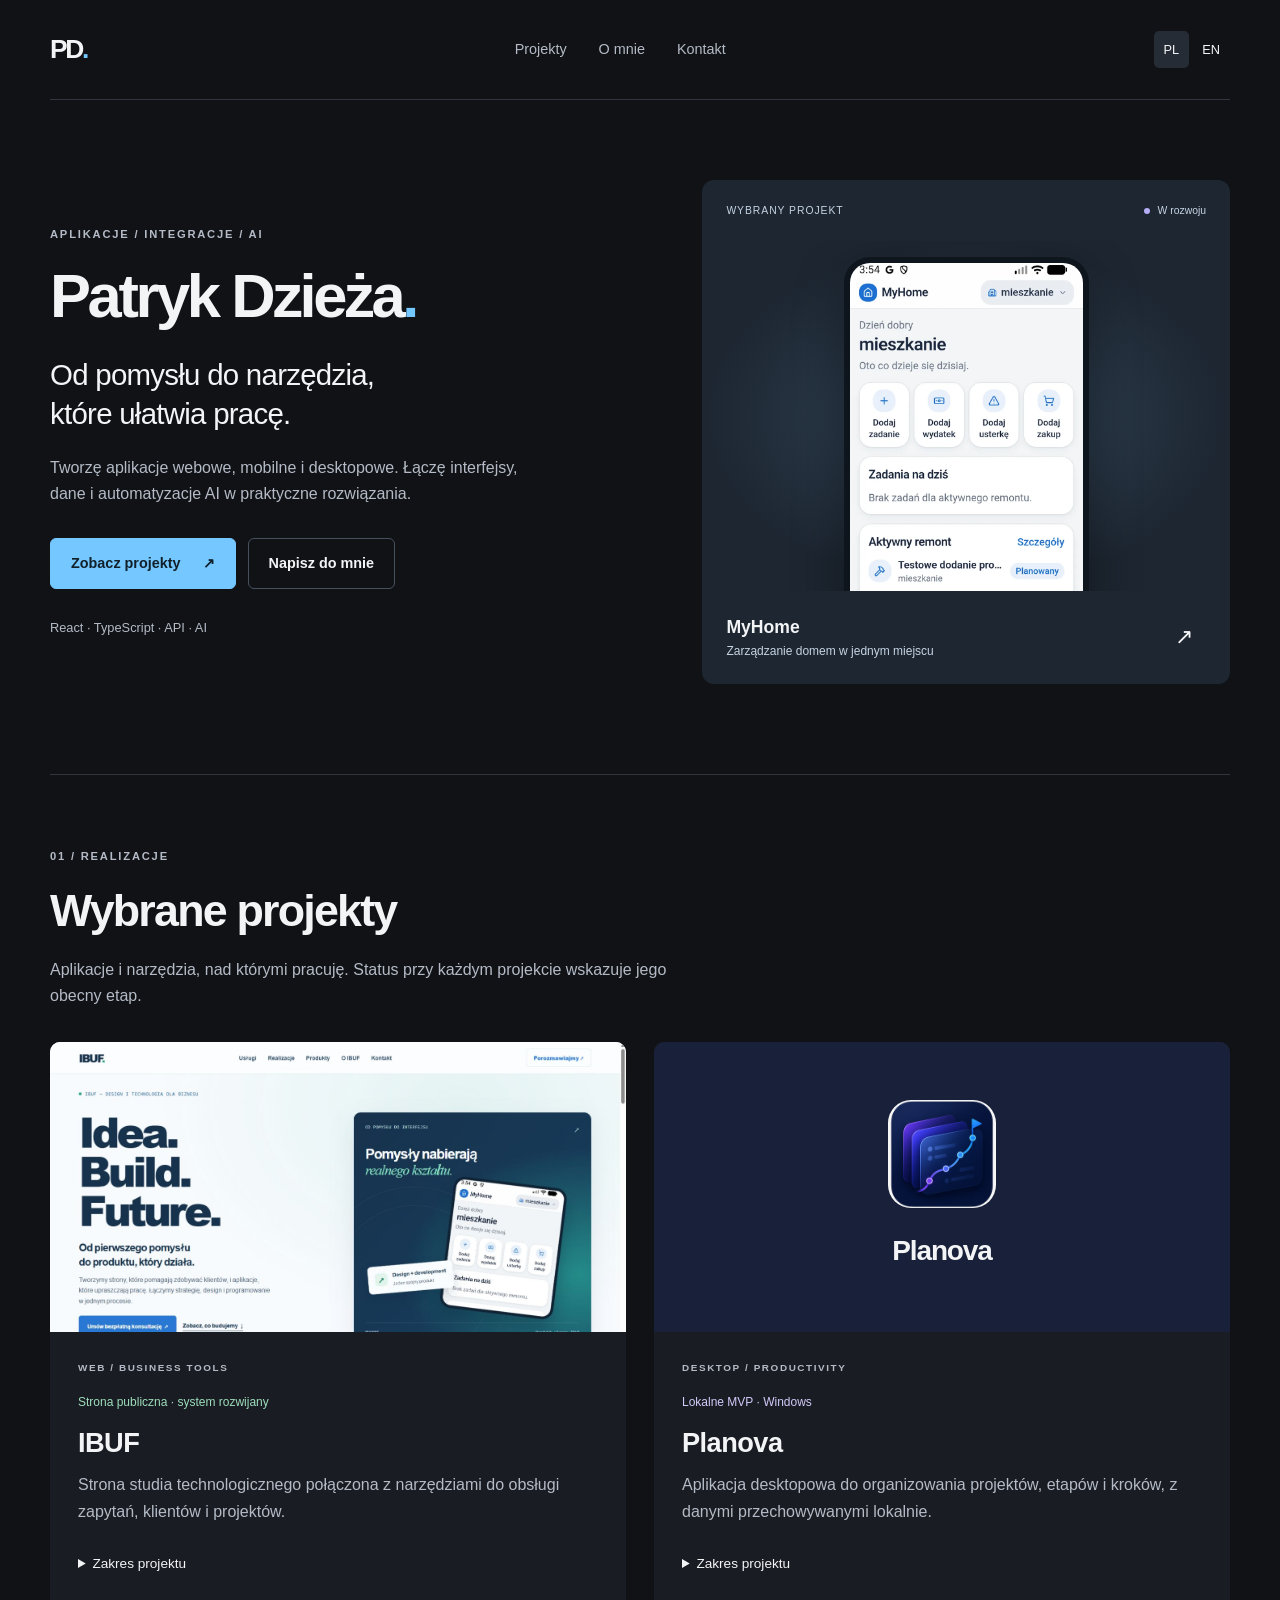
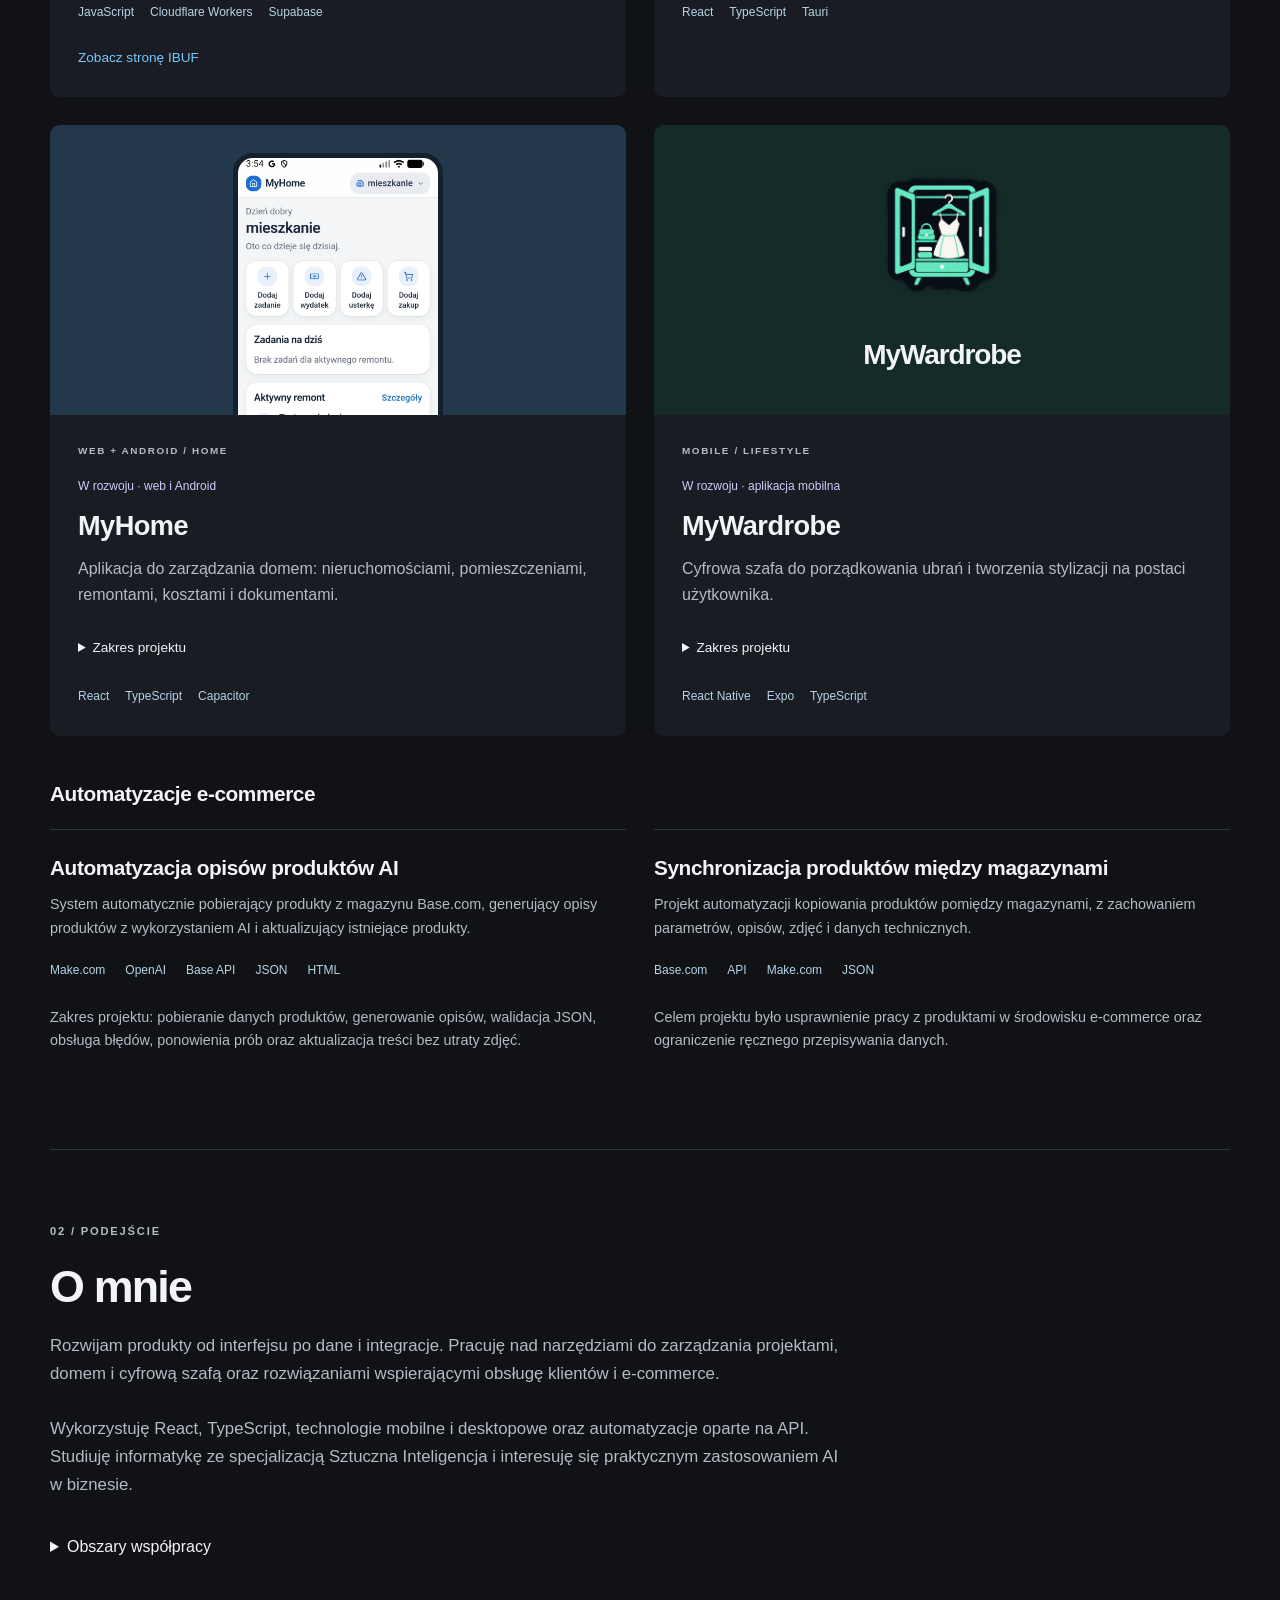
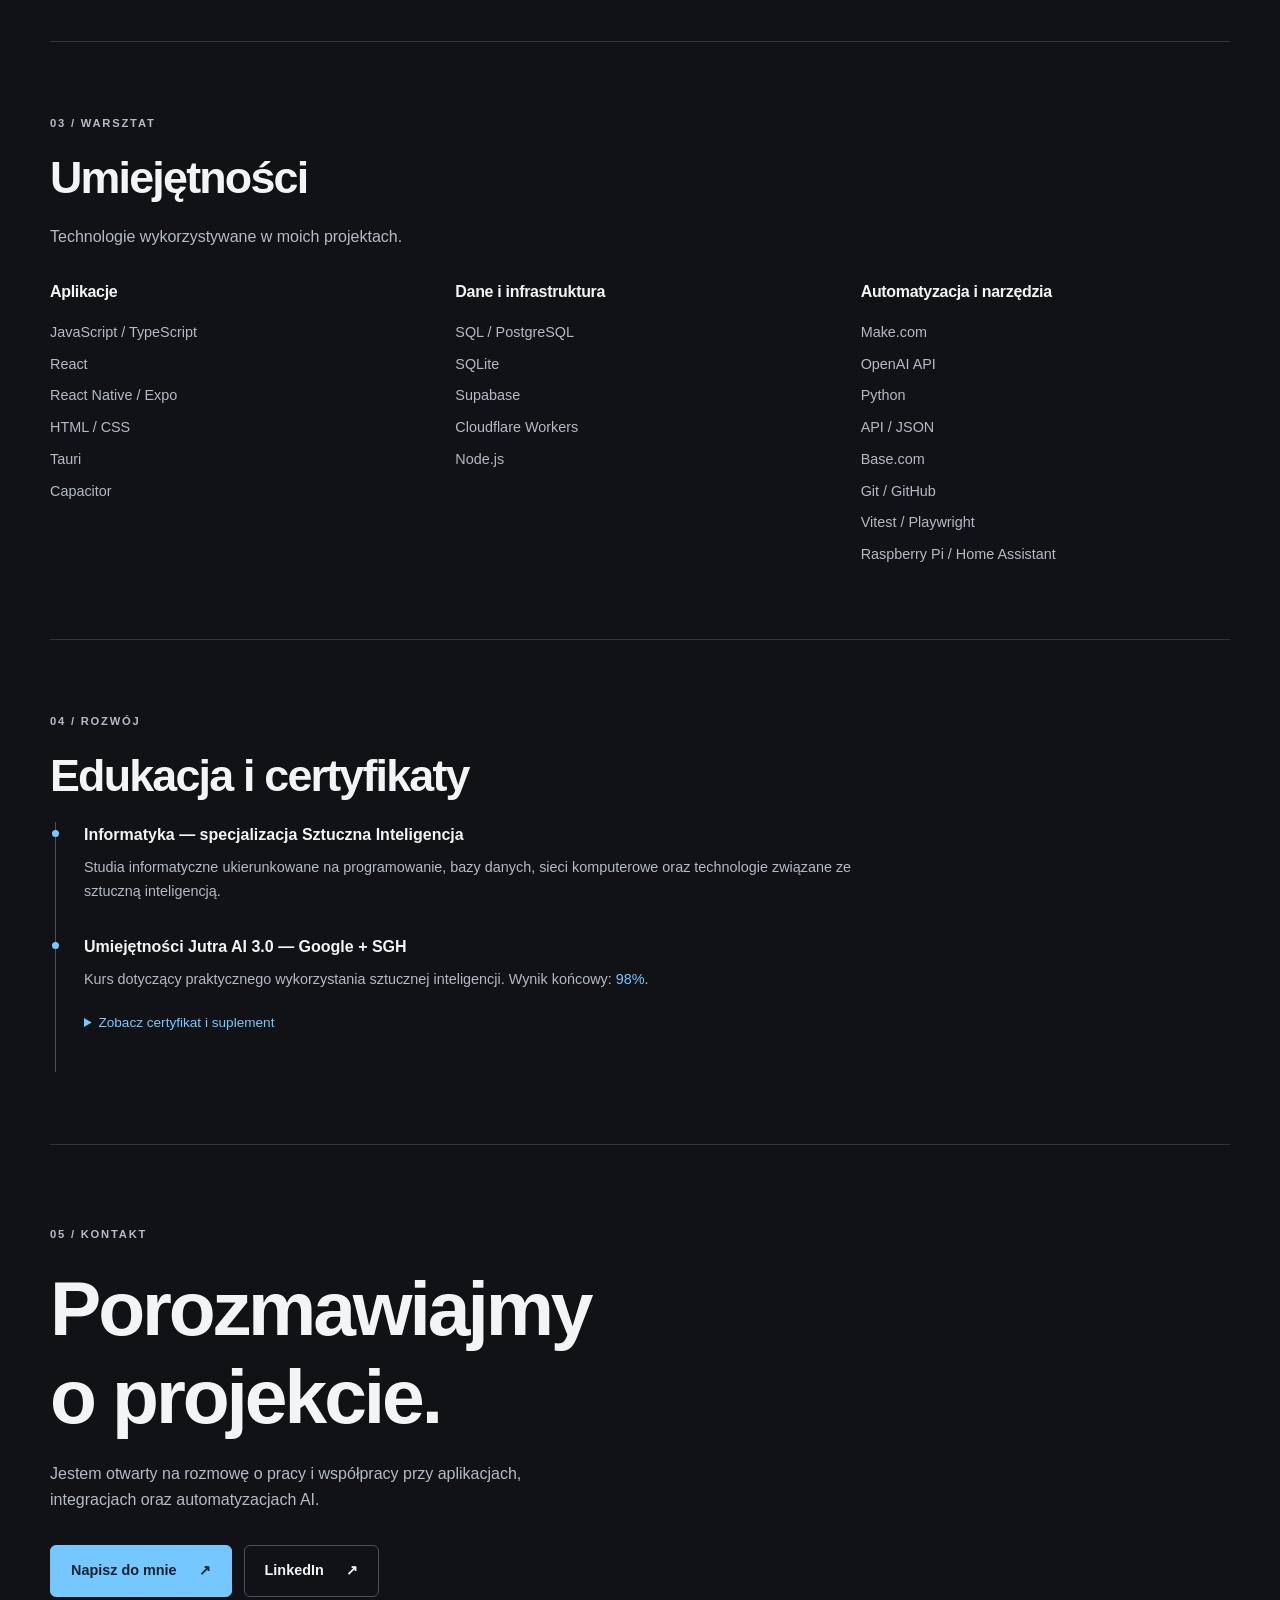
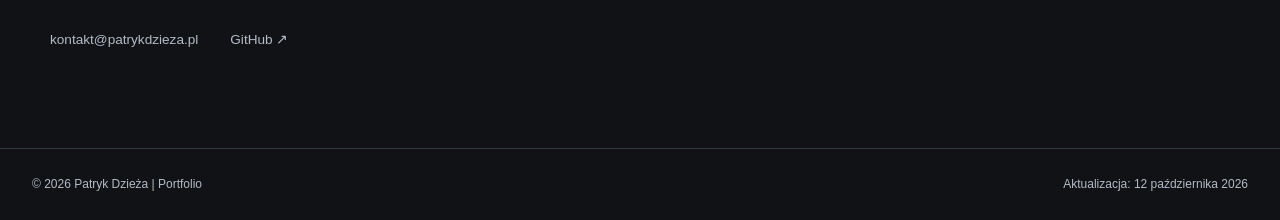
<file: index.html>
<!DOCTYPE html>
<html lang="pl">
<head>
  <meta charset="UTF-8" />
  <meta name="viewport" content="width=device-width, initial-scale=1.0" />
  <title>Patryk Dzieża | Aplikacje i automatyzacje AI</title>
  <meta name="description" content="Portfolio Patryka Dzieży: aplikacje webowe, mobilne i desktopowe, integracje API oraz automatyzacje AI. Poznaj IBUF, Planovę, MyHome i MyWardrobe." />
  <link rel="canonical" href="https://patrykdzieza.pl/" />
  <link rel="icon" href="/favicon.svg" type="image/svg+xml" />
  <meta property="og:image" content="https://patrykdzieza.pl/assets/ibuf-home.jpg" />
  <meta property="og:image:alt" content="IBUF — projekt Patryka Dzieży" />
  <meta name="twitter:image" content="https://patrykdzieza.pl/assets/ibuf-home.jpg" />
  <meta property="og:type" content="website" />
  <meta property="og:title" content="Patryk Dzieża | Aplikacje i automatyzacje AI" />
  <meta property="og:description" content="Portfolio Patryka Dzieży: aplikacje webowe, mobilne i desktopowe, integracje API oraz automatyzacje AI. Poznaj IBUF, Planovę, MyHome i MyWardrobe." />
  <meta property="og:url" content="https://patrykdzieza.pl/" />
  <meta property="og:locale" content="pl_PL" />
  <meta name="twitter:card" content="summary_large_image" />
  <meta name="twitter:title" content="Patryk Dzieża | Aplikacje i automatyzacje AI" />
  <meta name="twitter:description" content="Portfolio Patryka Dzieży: aplikacje webowe, mobilne i desktopowe, integracje API oraz automatyzacje AI. Poznaj IBUF, Planovę, MyHome i MyWardrobe." />
  <link rel="alternate" hreflang="pl" href="https://patrykdzieza.pl/" />
  <link rel="alternate" hreflang="en" href="https://patrykdzieza.pl/en/" />
  <link rel="alternate" hreflang="x-default" href="https://patrykdzieza.pl/" />

  <link rel="stylesheet" href="/styles.css" />
</head>

<body>
  <a class="skip-link" href="#main">Przejdź do treści</a>

  <header>
    <div class="container masthead">
      <a class="wordmark" href="/" aria-label="Patryk Dzieża — strona główna">PD<span>.</span></a>
      <nav class="site-nav" aria-label="Nawigacja po stronie">
        <a href="#projekty">Projekty</a>
        <a href="#o-mnie">O mnie</a>
        <a href="#kontakt">Kontakt</a>
      </nav>
      <nav class="lang-switch" aria-label="Wybór języka">
          <a href="/" class="active" aria-current="page">PL</a>
          <a href="/en/" lang="en">EN</a>
        </nav>
    </div>
    <div class="container hero">
      <div class="hero-copy">
        <p class="eyebrow">APLIKACJE / INTEGRACJE / AI</p>
        <h1>Patryk Dzieża<span class="highlight">.</span></h1>
        <p class="hero-lead">Od pomysłu do narzędzia,<br>które ułatwia pracę.</p>
        <p class="hero-description">Tworzę aplikacje webowe, mobilne i desktopowe. Łączę interfejsy, dane i automatyzacje AI w praktyczne rozwiązania.</p>
        <div class="buttons">
          <a href="#projekty" class="btn">Zobacz projekty <span aria-hidden="true">↗</span></a>
          <a href="mailto:kontakt@patrykdzieza.pl" class="btn btn-outline">Napisz do mnie</a>
        </div>
        <p class="hero-note">React · TypeScript · API · AI</p>
      </div>
      <figure class="hero-feature">
        <div class="feature-top"><span>WYBRANY PROJEKT</span><span class="status-dot">W rozwoju</span></div>
        <div class="feature-stage"><img src="/assets/myhome-dashboard.webp" width="720" height="1600" alt="Ekran główny aplikacji MyHome z zadaniami, remontem i przeglądami domu" fetchpriority="high"></div>
        <figcaption><div><strong>MyHome</strong><span>Zarządzanie domem w jednym miejscu</span></div><a href="#projekty" aria-label="Przejdź do projektów">↗</a></figcaption>
      </figure>
    </div>
  </header>

  <main id="main" class="container" tabindex="-1">
<section id="projekty">
<p class="eyebrow">01 / REALIZACJE</p><h2>Wybrane projekty</h2>
<p class="section-intro">Aplikacje i narzędzia, nad którymi pracuję. Status przy każdym projekcie wskazuje jego obecny etap.</p>
<div class="grid">
<article class="card project-card"><div class="project-visual ibuf"><img src="/assets/ibuf-home.jpg" width="1425" height="990" alt="Strona główna IBUF" loading="lazy"></div><div class="project-body"><p class="eyebrow">WEB / BUSINESS TOOLS</p><span class="project-status">Strona publiczna · system rozwijany</span>
<h3>IBUF</h3>
<p>Strona studia technologicznego połączona z narzędziami do obsługi zapytań, klientów i projektów.</p>
<details class="project-details"><summary>Zakres projektu</summary><ul>
<li>Panel administracyjny wspierający proces od zapytania do realizacji i publikacji portfolio.</li>
<li>Oferty, dokumenty oraz centrum operacyjne do monitorowania usług i automatyzacji.</li>
</ul></details>
<div><span class="tag">JavaScript</span><span class="tag">Cloudflare Workers</span><span class="tag">Supabase</span>
</div>
<p class="project-link"><a href="https://ibuf.pl/" target="_blank" rel="noopener noreferrer">Zobacz stronę IBUF</a>
</p>
</div></article>

<article class="card project-card"><div class="project-visual planova"><img src="/assets/planova-icon.png" width="256" height="256" alt="Ikona aplikacji Planova" loading="lazy"><span class="visual-name" aria-hidden="true">Planova</span></div><div class="project-body"><p class="eyebrow">DESKTOP / PRODUCTIVITY</p><span class="project-status">Lokalne MVP · Windows</span>
<h3>Planova</h3>
<p>Aplikacja desktopowa do organizowania projektów, etapów i kroków, z danymi przechowywanymi lokalnie.</p>
<details class="project-details"><summary>Zakres projektu</summary><ul>
<li>Roadmapa, kalendarz i dashboard z terminami oraz automatycznie obliczanym postępem.</li>
<li>Powiadomienia Windows oraz eksport i walidowany import kopii danych.</li>
</ul></details>
<div><span class="tag">React</span><span class="tag">TypeScript</span><span class="tag">Tauri</span>
</div>
</div></article>

<article class="card project-card"><div class="project-visual myhome"><img src="/assets/myhome-dashboard.webp" width="720" height="1600" alt="Dashboard MyHome" loading="lazy"></div><div class="project-body"><p class="eyebrow">WEB + ANDROID / HOME</p><span class="project-status">W rozwoju · web i Android</span>
<h3>MyHome</h3>
<p>Aplikacja do zarządzania domem: nieruchomościami, pomieszczeniami, remontami, kosztami i dokumentami.</p>
<details class="project-details"><summary>Zakres projektu</summary><ul>
<li>Wspólne gospodarstwa domowe, role użytkowników i prywatne pliki.</li>
<li>Rozwijana wersja Android wykorzystująca wspólny kod aplikacji webowej.</li>
</ul></details>
<div><span class="tag">React</span><span class="tag">TypeScript</span><span class="tag">Capacitor</span>
</div>
</div></article>

<article class="card project-card"><div class="project-visual wardrobe"><img src="/assets/mywardrobe-icon.png" width="1254" height="1254" alt="Ikona aplikacji MyWardrobe" loading="lazy"><span class="visual-name" aria-hidden="true">MyWardrobe</span></div><div class="project-body"><p class="eyebrow">MOBILE / LIFESTYLE</p><span class="project-status">W rozwoju · aplikacja mobilna</span>
<h3>MyWardrobe</h3>
<p>Cyfrowa szafa do porządkowania ubrań i tworzenia stylizacji na postaci użytkownika.</p>
<details class="project-details"><summary>Zakres projektu</summary><ul>
<li>Outfit Studio z nakładaniem warstw ubrań 2D i zapisywaniem stylizacji.</li>
<li>Prywatne zdjęcia, konta użytkowników oraz synchronizacja danych.</li>
</ul></details>
<div><span class="tag">React Native</span><span class="tag">Expo</span><span class="tag">TypeScript</span>
</div>
</div></article>
</div>
<h3 class="subsection-title">Automatyzacje e-commerce</h3>
<div class="grid">
<div class="card">
          <h3>Automatyzacja opisów produktów AI</h3>
          <p>
            System automatycznie pobierający produkty z magazynu Base.com,
            generujący opisy produktów z wykorzystaniem AI i aktualizujący istniejące produkty.
          </p>

          <span class="tag">Make.com</span>
          <span class="tag">OpenAI</span>
          <span class="tag">Base API</span>
          <span class="tag">JSON</span>
          <span class="tag">HTML</span>

          <br><br>
          <p>
            Zakres projektu:
            pobieranie danych produktów, generowanie opisów, walidacja JSON,
            obsługa błędów, ponowienia prób oraz aktualizacja treści bez utraty zdjęć.
          </p>
        </div>
<div class="card">
          <h3>Synchronizacja produktów między magazynami</h3>
          <p>
            Projekt automatyzacji kopiowania produktów pomiędzy magazynami,
            z zachowaniem parametrów, opisów, zdjęć i danych technicznych.
          </p>

          <span class="tag">Base.com</span>
          <span class="tag">API</span>
          <span class="tag">Make.com</span>
          <span class="tag">JSON</span>

          <br><br>
          <p>
            Celem projektu było usprawnienie pracy z produktami w środowisku e-commerce
            oraz ograniczenie ręcznego przepisywania danych.
          </p>
        </div>
</div>
</section>
<section id="o-mnie">
      <p class="eyebrow">02 / PODEJŚCIE</p><h2>O mnie</h2>
      <div class="card">
<p>Rozwijam produkty od interfejsu po dane i integracje. Pracuję nad narzędziami do zarządzania projektami, domem i cyfrową szafą oraz rozwiązaniami wspierającymi obsługę klientów i e-commerce.</p><br>
<p>Wykorzystuję React, TypeScript, technologie mobilne i desktopowe oraz automatyzacje oparte na API. Studiuję informatykę ze specjalizacją Sztuczna Inteligencja i interesuję się praktycznym zastosowaniem AI w biznesie.</p>
</div>
    <details class="interests"><summary>Obszary współpracy</summary>
        <p>
          Szukam możliwości rozwoju zawodowego w:
        </p>
        <br>
        <ul>
<li>tworzeniu aplikacji webowych, mobilnych i desktopowych,</li>
<li>automatyzacji procesów i integracjach API,</li>
<li>praktycznym wykorzystaniu AI,</li>
<li>narzędziach biznesowych i rozwiązaniach dla e-commerce.</li>
</ul>
      </details></section>
<section id="umiejetnosci">
      <p class="eyebrow">03 / WARSZTAT</p><h2>Umiejętności</h2>
<p class="section-intro">Technologie wykorzystywane w moich projektach.</p>
<div class="skills-grid"><div class="skill-group">
<h3>Aplikacje</h3>
<div class="skills"><span class="skill">JavaScript / TypeScript</span><span class="skill">React</span><span class="skill">React Native / Expo</span><span class="skill">HTML / CSS</span><span class="skill">Tauri</span><span class="skill">Capacitor</span>
</div>
</div>
<div class="skill-group">
<h3>Dane i infrastruktura</h3>
<div class="skills"><span class="skill">SQL / PostgreSQL</span><span class="skill">SQLite</span><span class="skill">Supabase</span><span class="skill">Cloudflare Workers</span><span class="skill">Node.js</span>
</div>
</div>
<div class="skill-group">
<h3>Automatyzacja i narzędzia</h3>
<div class="skills"><span class="skill">Make.com</span><span class="skill">OpenAI API</span><span class="skill">Python</span><span class="skill">API / JSON</span><span class="skill">Base.com</span><span class="skill">Git / GitHub</span><span class="skill">Vitest / Playwright</span><span class="skill">Raspberry Pi / Home Assistant</span>
</div>
</div>
</div></section>
<section id="edukacja">
      <p class="eyebrow">04 / ROZWÓJ</p><h2>Edukacja i certyfikaty</h2>

      <div class="card timeline-item">
        <strong>Informatyka — specjalizacja Sztuczna Inteligencja</strong>
        <p>
          Studia informatyczne ukierunkowane na programowanie, bazy danych,
          sieci komputerowe oraz technologie związane ze sztuczną inteligencją.
        </p>
      </div>

      <div class="card timeline-item">
  <strong>Umiejętności Jutra AI 3.0 — Google + SGH</strong>
  <p>
    Kurs dotyczący praktycznego wykorzystania sztucznej inteligencji.
    Wynik końcowy: <span class="highlight">98%</span>.
  </p>

  <details class="cert-details">
    <summary>Zobacz certyfikat i suplement</summary>

    <div class="cert-grid">

      <div class="cert-item">
        <h4>Certyfikat — PL</h4>

        <a class="cert-link" href="UmiejętnośćiJutra-PL.pdf" target="_blank" rel="noopener noreferrer">Otwórz PDF</a>
      </div>

      <div class="cert-item">
        <h4>Suplement — PL</h4>

        <a class="cert-link" href="Suplement w języku polskim_.pdf" target="_blank" rel="noopener noreferrer">Otwórz PDF</a>
      </div>

      <div class="cert-item">
        <h4>Certificate — EN</h4>

        <a class="cert-link" href="UmiejętnośćiJutra-ENG.pdf" target="_blank" rel="noopener noreferrer">Open PDF</a>
      </div>

      <div class="cert-item">
        <h4>Supplement — EN</h4>

        <a class="cert-link" href="Suplement w języku angielskim.pdf" target="_blank" rel="noopener noreferrer">Open PDF</a>
      </div>

    </div>
  </details>
</div>
    </section>
<section id="kontakt" class="contact-section">
      <p class="eyebrow">05 / KONTAKT</p>
      <h2>Porozmawiajmy<br>o projekcie.</h2>
      <p class="section-intro">Jestem otwarty na rozmowę o pracy i współpracy przy aplikacjach, integracjach oraz automatyzacjach AI.</p>
      <div class="buttons"><a class="btn" href="mailto:kontakt@patrykdzieza.pl">Napisz do mnie <span aria-hidden="true">↗</span></a><a class="btn btn-outline" href="https://www.linkedin.com/in/patryk-dzieża-3ba39b397/" target="_blank" rel="noopener noreferrer">LinkedIn <span aria-hidden="true">↗</span></a></div>
      <div class="contact-links"><a href="mailto:kontakt@patrykdzieza.pl">kontakt@patrykdzieza.pl</a><a href="https://github.com/programmer124521" target="_blank" rel="noopener noreferrer">GitHub ↗</a></div>
    </section>
</main>

  <footer>
    <p>© 2026 Patryk Dzieża | Portfolio</p>
    <p class="updated">Aktualizacja: 12 października 2026</p>
  </footer>

</body>
</html>
</file>
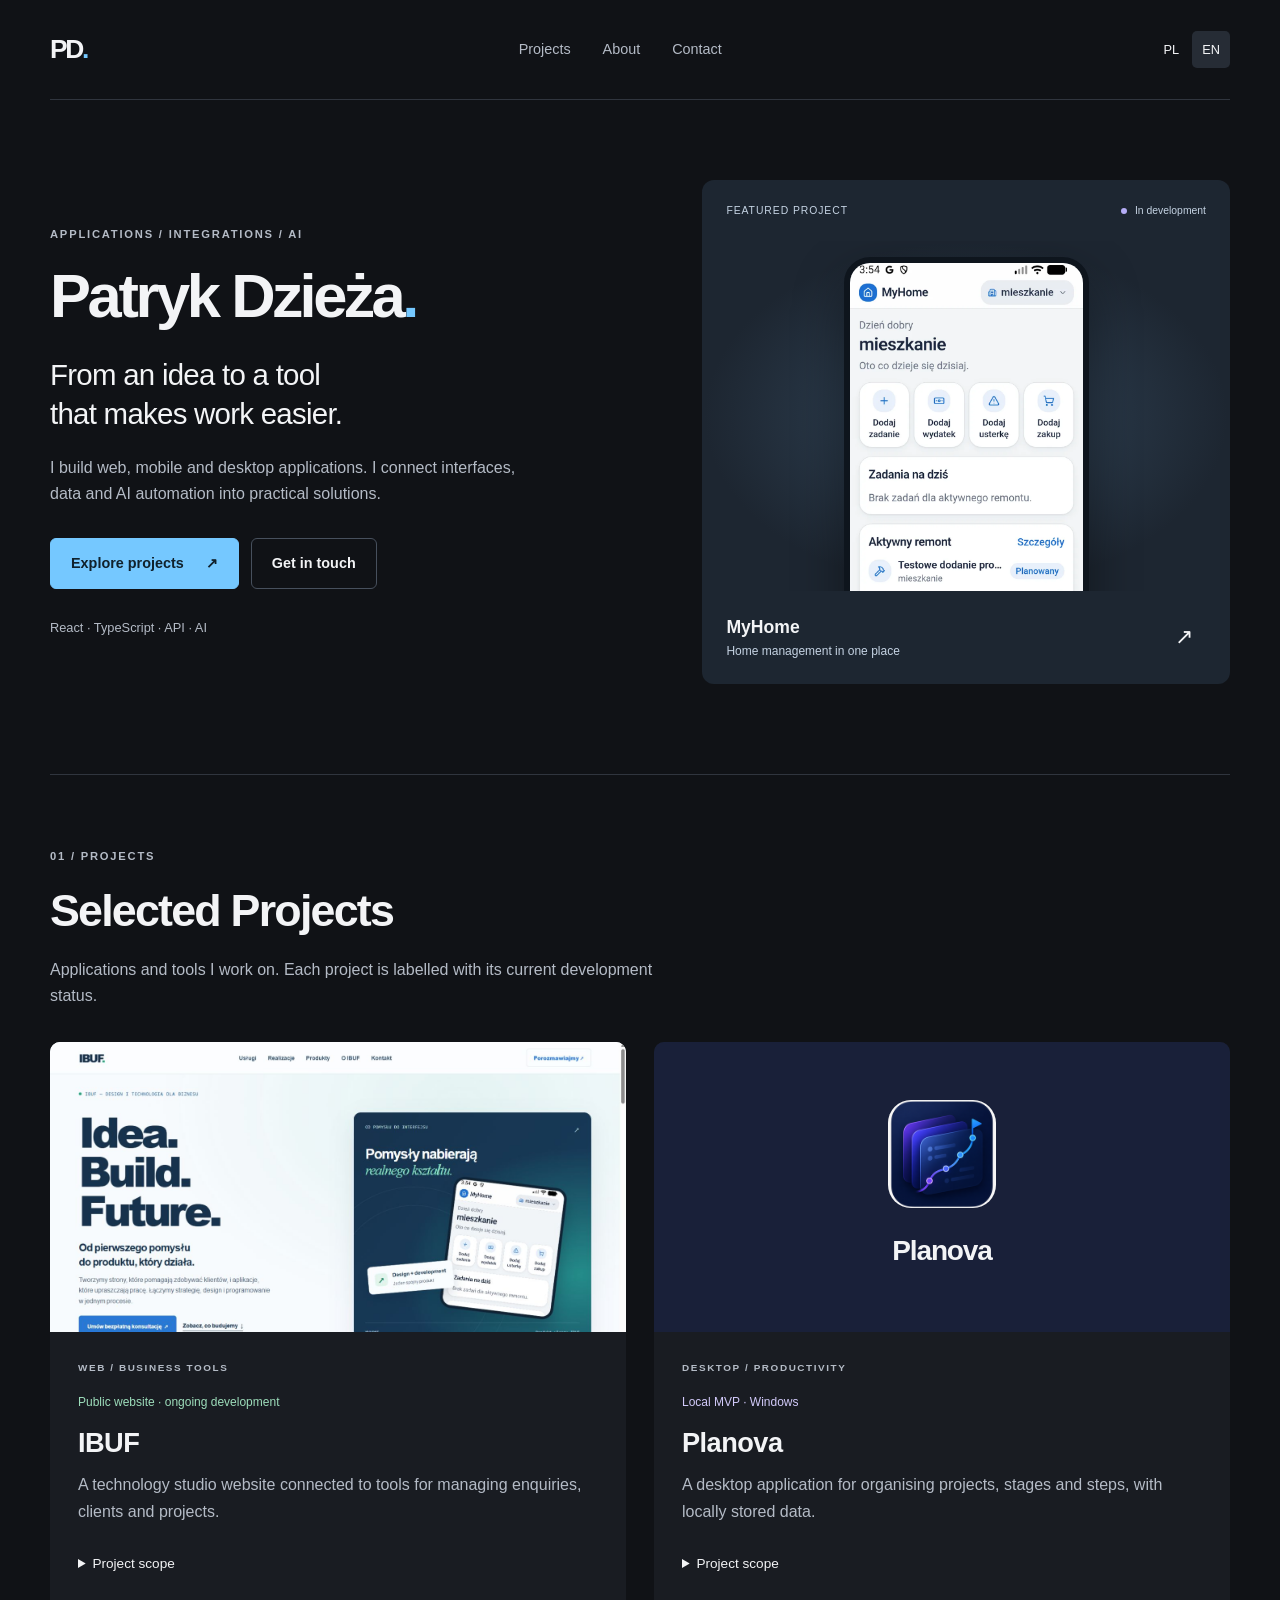
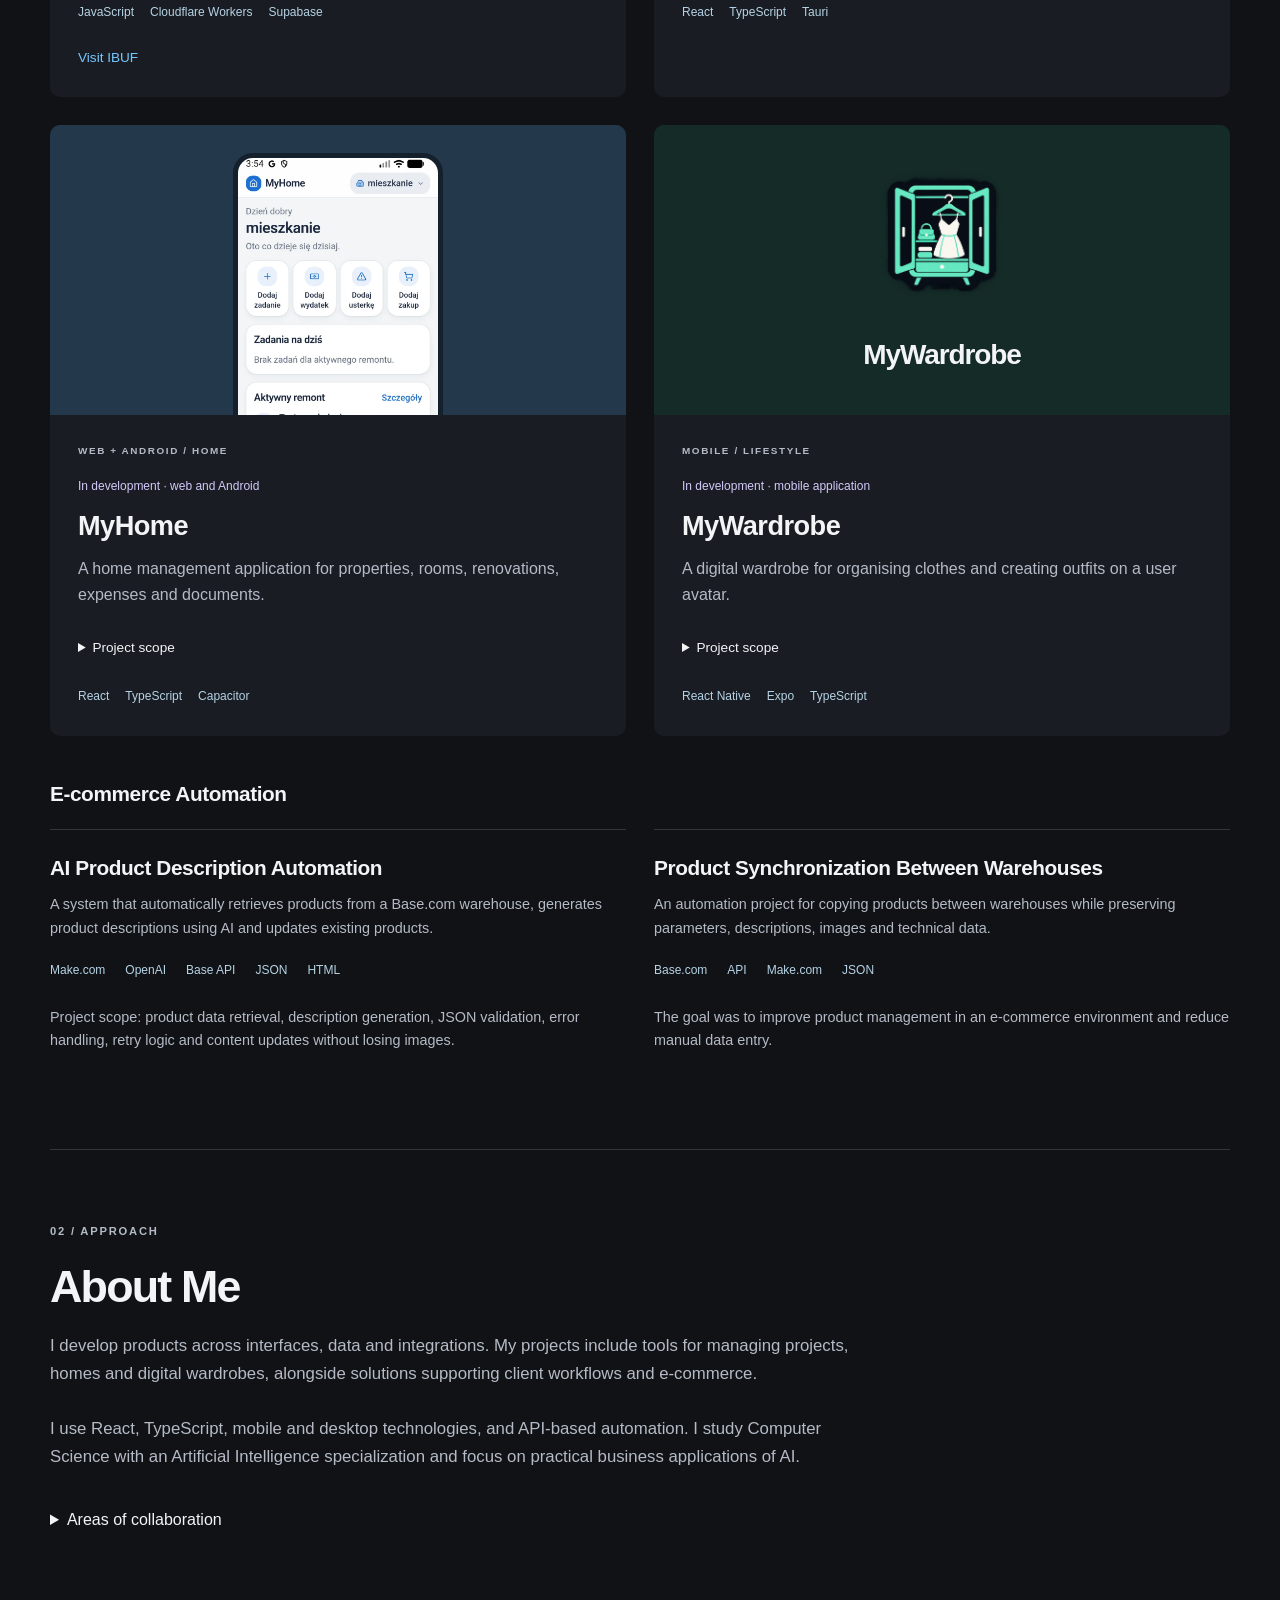
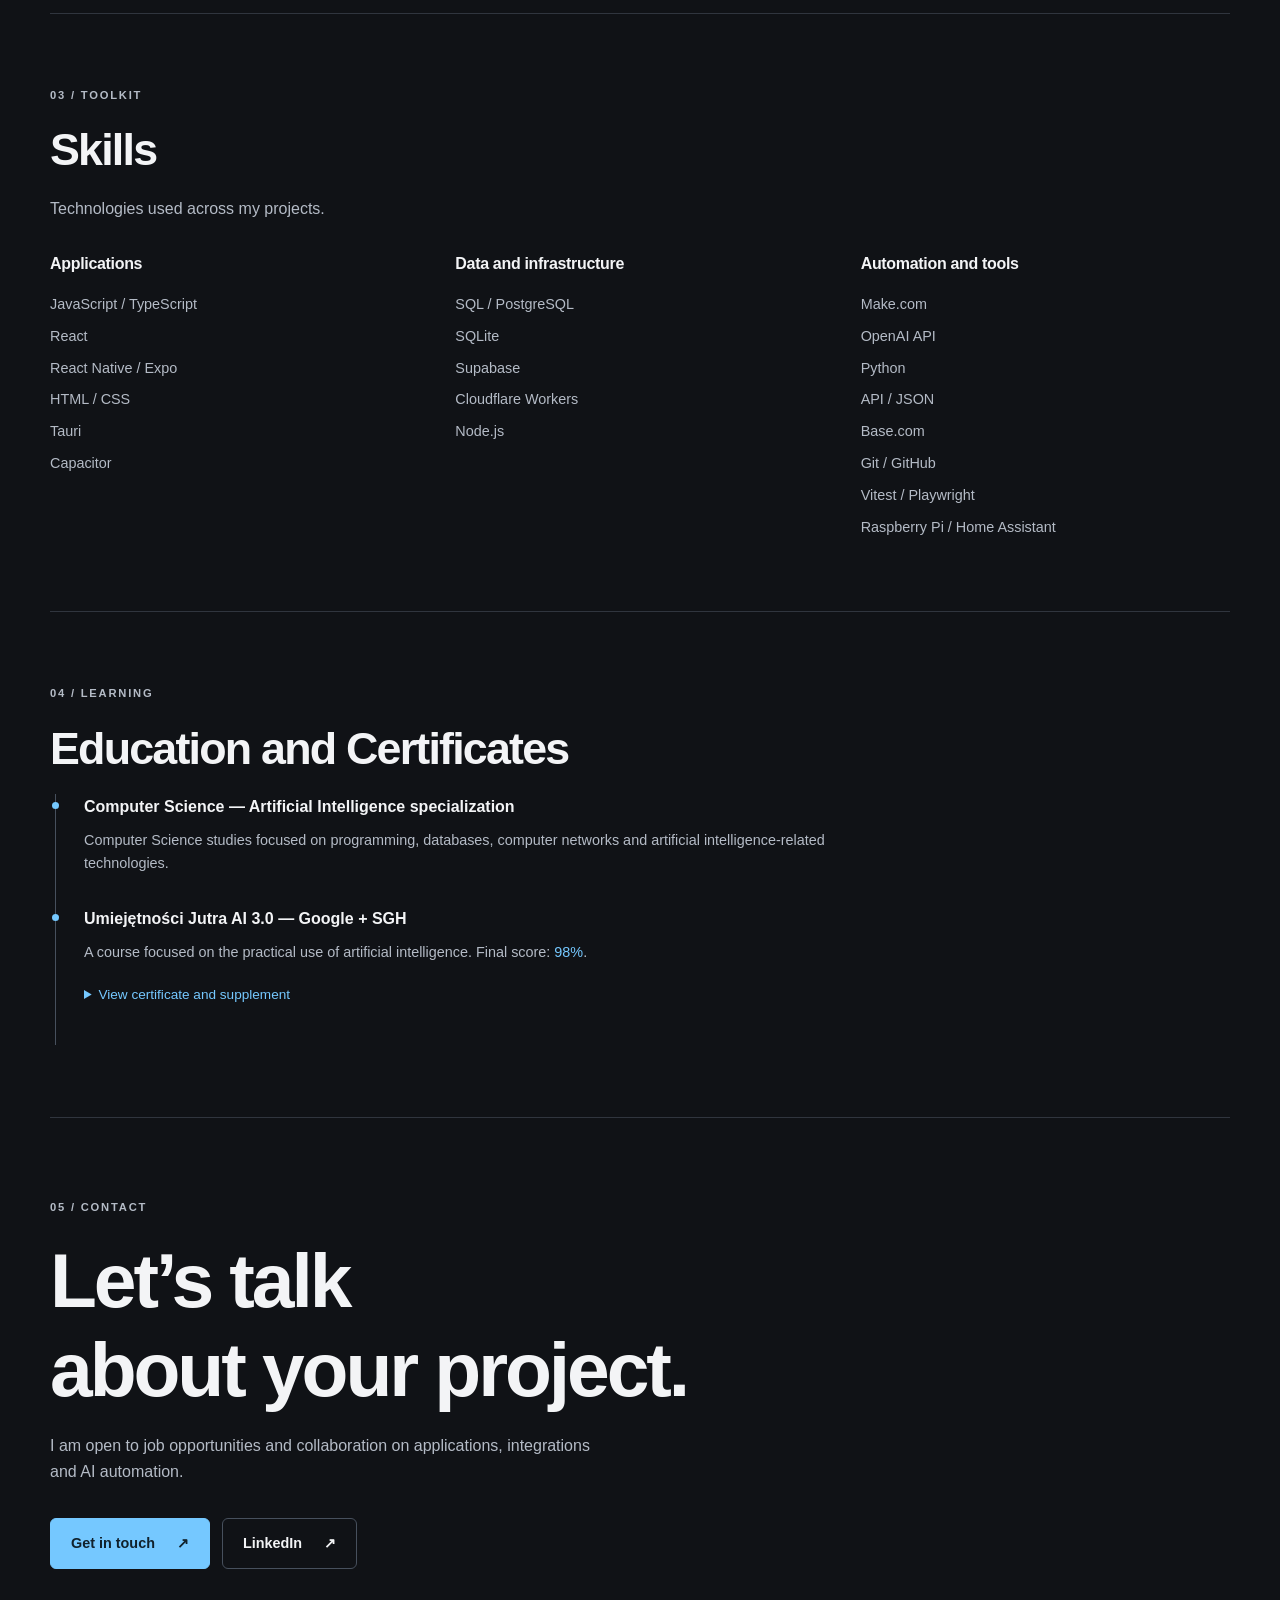
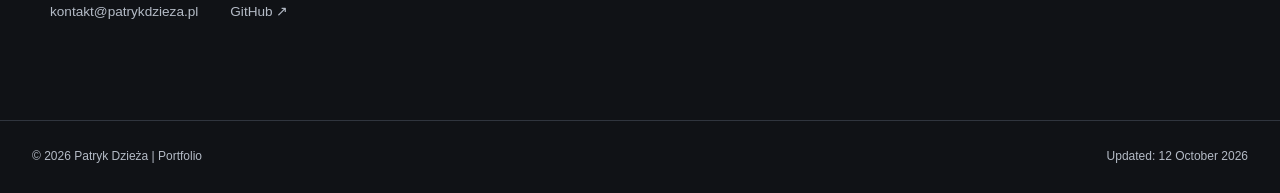
<file: en/index.html>
<!DOCTYPE html>
<html lang="en">
<head>
  <meta charset="UTF-8" />
  <meta name="viewport" content="width=device-width, initial-scale=1.0" />
  <title>Patryk Dzieża | Applications and AI Automation</title>
  <meta name="description" content="Patryk Dzieża's portfolio: web, mobile and desktop applications, API integrations and AI automation. Explore IBUF, Planova, MyHome and MyWardrobe." />
  <link rel="canonical" href="https://patrykdzieza.pl/en/" />
  <link rel="icon" href="/favicon.svg" type="image/svg+xml" />
  <meta property="og:image" content="https://patrykdzieza.pl/assets/ibuf-home.jpg" />
  <meta property="og:image:alt" content="IBUF — a project by Patryk Dzieża" />
  <meta name="twitter:image" content="https://patrykdzieza.pl/assets/ibuf-home.jpg" />
  <meta property="og:type" content="website" />
  <meta property="og:title" content="Patryk Dzieża | Applications and AI Automation" />
  <meta property="og:description" content="Patryk Dzieża's portfolio: web, mobile and desktop applications, API integrations and AI automation. Explore IBUF, Planova, MyHome and MyWardrobe." />
  <meta property="og:url" content="https://patrykdzieza.pl/en/" />
  <meta property="og:locale" content="en_US" />
  <meta name="twitter:card" content="summary_large_image" />
  <meta name="twitter:title" content="Patryk Dzieża | Applications and AI Automation" />
  <meta name="twitter:description" content="Patryk Dzieża's portfolio: web, mobile and desktop applications, API integrations and AI automation. Explore IBUF, Planova, MyHome and MyWardrobe." />
  <link rel="alternate" hreflang="pl" href="https://patrykdzieza.pl/" />
  <link rel="alternate" hreflang="en" href="https://patrykdzieza.pl/en/" />
  <link rel="alternate" hreflang="x-default" href="https://patrykdzieza.pl/" />

  <link rel="stylesheet" href="/styles.css" />
</head>

<body>
  <a class="skip-link" href="#main">Skip to content</a>

  <header>
    <div class="container masthead">
      <a class="wordmark" href="/en/" aria-label="Patryk Dzieża — home">PD<span>.</span></a>
      <nav class="site-nav" aria-label="Page navigation">
        <a href="#projects">Projects</a>
        <a href="#about">About</a>
        <a href="#contact">Contact</a>
      </nav>
      <nav class="lang-switch" aria-label="Language selection">
          <a href="/" lang="pl">PL</a>
          <a href="/en/" class="active" aria-current="page">EN</a>
        </nav>
    </div>
    <div class="container hero">
      <div class="hero-copy">
        <p class="eyebrow">APPLICATIONS / INTEGRATIONS / AI</p>
        <h1>Patryk Dzieża<span class="highlight">.</span></h1>
        <p class="hero-lead">From an idea to a tool<br>that makes work easier.</p>
        <p class="hero-description">I build web, mobile and desktop applications. I connect interfaces, data and AI automation into practical solutions.</p>
        <div class="buttons">
          <a href="#projects" class="btn">Explore projects <span aria-hidden="true">↗</span></a>
          <a href="mailto:kontakt@patrykdzieza.pl" class="btn btn-outline">Get in touch</a>
        </div>
        <p class="hero-note">React · TypeScript · API · AI</p>
      </div>
      <figure class="hero-feature">
        <div class="feature-top"><span>FEATURED PROJECT</span><span class="status-dot">In development</span></div>
        <div class="feature-stage"><img src="/assets/myhome-dashboard.webp" width="720" height="1600" alt="MyHome dashboard with tasks, renovation progress and home inspections" fetchpriority="high"></div>
        <figcaption><div><strong>MyHome</strong><span>Home management in one place</span></div><a href="#projects" aria-label="Go to projects">↗</a></figcaption>
      </figure>
    </div>
  </header>

  <main id="main" class="container" tabindex="-1">
<section id="projects">
<p class="eyebrow">01 / PROJECTS</p><h2>Selected Projects</h2>
<p class="section-intro">Applications and tools I work on. Each project is labelled with its current development status.</p>
<div class="grid">
<article class="card project-card"><div class="project-visual ibuf"><img src="/assets/ibuf-home.jpg" width="1425" height="990" alt="IBUF homepage" loading="lazy"></div><div class="project-body"><p class="eyebrow">WEB / BUSINESS TOOLS</p><span class="project-status">Public website · ongoing development</span>
<h3>IBUF</h3>
<p>A technology studio website connected to tools for managing enquiries, clients and projects.</p>
<details class="project-details"><summary>Project scope</summary><ul>
<li>An administration panel supporting the workflow from enquiry to delivery and portfolio publication.</li>
<li>Proposals, documents and an operations centre for monitoring services and automation.</li>
</ul></details>
<div><span class="tag">JavaScript</span><span class="tag">Cloudflare Workers</span><span class="tag">Supabase</span>
</div>
<p class="project-link"><a href="https://ibuf.pl/" target="_blank" rel="noopener noreferrer">Visit IBUF</a>
</p>
</div></article>

<article class="card project-card"><div class="project-visual planova"><img src="/assets/planova-icon.png" width="256" height="256" alt="Planova app icon" loading="lazy"><span class="visual-name" aria-hidden="true">Planova</span></div><div class="project-body"><p class="eyebrow">DESKTOP / PRODUCTIVITY</p><span class="project-status">Local MVP · Windows</span>
<h3>Planova</h3>
<p>A desktop application for organising projects, stages and steps, with locally stored data.</p>
<details class="project-details"><summary>Project scope</summary><ul>
<li>A roadmap, calendar and dashboard with deadlines and automatically calculated progress.</li>
<li>Windows notifications, data backup export and validated import.</li>
</ul></details>
<div><span class="tag">React</span><span class="tag">TypeScript</span><span class="tag">Tauri</span>
</div>
</div></article>

<article class="card project-card"><div class="project-visual myhome"><img src="/assets/myhome-dashboard.webp" width="720" height="1600" alt="MyHome dashboard" loading="lazy"></div><div class="project-body"><p class="eyebrow">WEB + ANDROID / HOME</p><span class="project-status">In development · web and Android</span>
<h3>MyHome</h3>
<p>A home management application for properties, rooms, renovations, expenses and documents.</p>
<details class="project-details"><summary>Project scope</summary><ul>
<li>Shared households, user roles and private files.</li>
<li>An Android version in development, sharing the web application code.</li>
</ul></details>
<div><span class="tag">React</span><span class="tag">TypeScript</span><span class="tag">Capacitor</span>
</div>
</div></article>

<article class="card project-card"><div class="project-visual wardrobe"><img src="/assets/mywardrobe-icon.png" width="1254" height="1254" alt="MyWardrobe app icon" loading="lazy"><span class="visual-name" aria-hidden="true">MyWardrobe</span></div><div class="project-body"><p class="eyebrow">MOBILE / LIFESTYLE</p><span class="project-status">In development · mobile application</span>
<h3>MyWardrobe</h3>
<p>A digital wardrobe for organising clothes and creating outfits on a user avatar.</p>
<details class="project-details"><summary>Project scope</summary><ul>
<li>Outfit Studio with layered 2D clothing and saved outfits.</li>
<li>Private photos, user accounts and data synchronisation.</li>
</ul></details>
<div><span class="tag">React Native</span><span class="tag">Expo</span><span class="tag">TypeScript</span>
</div>
</div></article>
</div>
<h3 class="subsection-title">E-commerce Automation</h3>
<div class="grid">
<div class="card">
          <h3>AI Product Description Automation</h3>
          <p>
            A system that automatically retrieves products from a Base.com warehouse,
            generates product descriptions using AI and updates existing products.
          </p>

          <span class="tag">Make.com</span>
          <span class="tag">OpenAI</span>
          <span class="tag">Base API</span>
          <span class="tag">JSON</span>
          <span class="tag">HTML</span>

          <br><br>
          <p>
            Project scope:
            product data retrieval, description generation, JSON validation,
            error handling, retry logic and content updates without losing images.
          </p>
        </div>
<div class="card">
          <h3>Product Synchronization Between Warehouses</h3>
          <p>
            An automation project for copying products between warehouses
            while preserving parameters, descriptions, images and technical data.
          </p>

          <span class="tag">Base.com</span>
          <span class="tag">API</span>
          <span class="tag">Make.com</span>
          <span class="tag">JSON</span>

          <br><br>
          <p>
            The goal was to improve product management in an e-commerce environment
            and reduce manual data entry.
          </p>
        </div>
</div>
</section>
<section id="about">
      <p class="eyebrow">02 / APPROACH</p><h2>About Me</h2>
      <div class="card">
<p>I develop products across interfaces, data and integrations. My projects include tools for managing projects, homes and digital wardrobes, alongside solutions supporting client workflows and e-commerce.</p><br>
<p>I use React, TypeScript, mobile and desktop technologies, and API-based automation. I study Computer Science with an Artificial Intelligence specialization and focus on practical business applications of AI.</p>
</div>
    <details class="interests"><summary>Areas of collaboration</summary>
        <p>
          I am looking for opportunities to develop professionally in:
        </p>
        <br>
        <ul>
<li>web, mobile and desktop application development,</li>
<li>process automation and API integrations,</li>
<li>practical applications of AI,</li>
<li>business tools and e-commerce solutions.</li>
</ul>
      </details></section>
<section id="skills">
      <p class="eyebrow">03 / TOOLKIT</p><h2>Skills</h2>
<p class="section-intro">Technologies used across my projects.</p>
<div class="skills-grid"><div class="skill-group">
<h3>Applications</h3>
<div class="skills"><span class="skill">JavaScript / TypeScript</span><span class="skill">React</span><span class="skill">React Native / Expo</span><span class="skill">HTML / CSS</span><span class="skill">Tauri</span><span class="skill">Capacitor</span>
</div>
</div>
<div class="skill-group">
<h3>Data and infrastructure</h3>
<div class="skills"><span class="skill">SQL / PostgreSQL</span><span class="skill">SQLite</span><span class="skill">Supabase</span><span class="skill">Cloudflare Workers</span><span class="skill">Node.js</span>
</div>
</div>
<div class="skill-group">
<h3>Automation and tools</h3>
<div class="skills"><span class="skill">Make.com</span><span class="skill">OpenAI API</span><span class="skill">Python</span><span class="skill">API / JSON</span><span class="skill">Base.com</span><span class="skill">Git / GitHub</span><span class="skill">Vitest / Playwright</span><span class="skill">Raspberry Pi / Home Assistant</span>
</div>
</div>
</div></section>
<section id="education">
      <p class="eyebrow">04 / LEARNING</p><h2>Education and Certificates</h2>

      <div class="card timeline-item">
        <strong>Computer Science — Artificial Intelligence specialization</strong>
        <p>
          Computer Science studies focused on programming, databases,
          computer networks and artificial intelligence-related technologies.
        </p>
      </div>

      <div class="card timeline-item">
        <strong>Umiejętności Jutra AI 3.0 — Google + SGH</strong>
        <p>
          A course focused on the practical use of artificial intelligence.
          Final score: <span class="highlight">98%</span>.
        </p>

        <details class="cert-details">
          <summary>View certificate and supplement</summary>

          <div class="cert-grid">

            <div class="cert-item">
              <h4>Certificate — EN</h4>

              <a class="cert-link" href="../UmiejętnośćiJutra-ENG.pdf" target="_blank" rel="noopener noreferrer">Open PDF</a>
            </div>

            <div class="cert-item">
              <h4>Supplement — EN</h4>

              <a class="cert-link" href="../Suplement w języku angielskim.pdf" target="_blank" rel="noopener noreferrer">Open PDF</a>
            </div>

            <div class="cert-item">
              <h4>Certificate — PL</h4>

              <a class="cert-link" href="../UmiejętnośćiJutra-PL.pdf" target="_blank" rel="noopener noreferrer">Open PDF</a>
            </div>

            <div class="cert-item">
              <h4>Supplement — PL</h4>

              <a class="cert-link" href="../Suplement w języku polskim_.pdf" target="_blank" rel="noopener noreferrer">Open PDF</a>
            </div>

          </div>
        </details>
      </div>
    </section>
<section id="contact" class="contact-section">
      <p class="eyebrow">05 / CONTACT</p>
      <h2>Let’s talk<br>about your project.</h2>
      <p class="section-intro">I am open to job opportunities and collaboration on applications, integrations and AI automation.</p>
      <div class="buttons"><a class="btn" href="mailto:kontakt@patrykdzieza.pl">Get in touch <span aria-hidden="true">↗</span></a><a class="btn btn-outline" href="https://www.linkedin.com/in/patryk-dzieża-3ba39b397/" target="_blank" rel="noopener noreferrer">LinkedIn <span aria-hidden="true">↗</span></a></div>
      <div class="contact-links"><a href="mailto:kontakt@patrykdzieza.pl">kontakt@patrykdzieza.pl</a><a href="https://github.com/programmer124521" target="_blank" rel="noopener noreferrer">GitHub ↗</a></div>
    </section>
</main>

  <footer>
    <p>© 2026 Patryk Dzieża | Portfolio</p>
    <p class="updated">Updated: 12 October 2026</p>
  </footer>

</body>
</html>
</file>
<file: styles.css>
/* Shared presentation for the Polish and English portfolio. */
:root {
  color-scheme: dark;
  --bg: #101216;
  --surface: #191c22;
  --text: #f3f4f6;
  --muted: #b4bbc6;
  --accent: #75c8ff;
  --line: #30353e;
}
* { box-sizing: border-box; margin: 0; padding: 0; }
html { scroll-behavior: smooth; scroll-padding-top: 24px; }
body { background: var(--bg); color: var(--text); font-family: "Segoe UI", Arial, sans-serif; line-height: 1.65; }
a { color: inherit; text-decoration: none; }
a:hover { color: var(--accent); }
img { display: block; max-width: 100%; }
button, a, summary { -webkit-tap-highlight-color: transparent; }
:focus-visible { outline: 3px solid var(--accent); outline-offset: 5px; }
.container { width: min(1180px, calc(100% - 64px)); margin-inline: auto; }
.skip-link { position: absolute; top: 12px; left: 12px; padding: 12px 18px; background: var(--accent); color: var(--bg); z-index: 10; transform: translateY(-180%); }
.skip-link:focus { transform: translateY(0); }
.masthead { display: flex; align-items: center; justify-content: space-between; gap: 28px; min-height: 100px; border-bottom: 1px solid var(--line); }
.wordmark { font-size: 1.65rem; font-weight: 800; letter-spacing: -.09em; }
.wordmark span, .highlight { color: var(--accent); }
.site-nav { display: flex; gap: 32px; font-size: .9rem; color: var(--muted); }
.lang-switch { display: flex; gap: 3px; font-size: .8rem; }
.lang-switch a { display: block; padding: 8px 10px; border-radius: 5px; }
.lang-switch a.active { background: #262c35; color: var(--text); }
.hero { display: grid; grid-template-columns: 1.1fr 1fr; align-items: center; gap: 72px; padding-block: 80px 90px; }
.eyebrow { font-size: .7rem; font-weight: 600; letter-spacing: .16em; color: var(--muted); margin-bottom: 20px; }
h1 { font-size: clamp(2.8rem, 4.8vw, 4.7rem); line-height: 1.05; letter-spacing: -.055em; font-weight: 750; margin-bottom: 28px; }
.hero-lead { font-size: clamp(1.45rem, 2.3vw, 2rem); line-height: 1.3; letter-spacing: -.025em; margin-bottom: 22px; }
.hero-description { color: var(--muted); max-width: 480px; font-size: 1rem; }
.buttons { display: flex; flex-wrap: wrap; gap: 12px; margin-top: 30px; }
.btn { display: inline-flex; justify-content: center; align-items: center; gap: 22px; padding: 13px 20px; min-height: 48px; background: var(--accent); color: #10212c; border: 1px solid var(--accent); border-radius: 6px; font-size: .9rem; font-weight: 650; transition: background .18s, border-color .18s; }
.btn:hover { background: #a5dcff; border-color: #a5dcff; color: #10212c; }
.btn-outline { background: transparent; border-color: #47505d; color: var(--text); }
.btn-outline:hover { background: #262c35; border-color: #738094; color: var(--text); }
.hero-note { margin-top: 28px; font-size: .8rem; color: var(--muted); }
.hero-feature { background: #1d2631; border-radius: 12px; overflow: hidden; }
.feature-top { display: flex; justify-content: space-between; gap: 12px; padding: 22px 24px; font-size: .65rem; letter-spacing: .09em; color: #c5d3e3; }
.status-dot { display: inline-flex; align-items: center; gap: 8px; letter-spacing: 0; }
.status-dot::before { content: ""; width: 6px; height: 6px; border-radius: 50%; background: #b5adf6; flex-shrink: 0; }
.feature-stage { height: 350px; overflow: hidden; padding: 16px 60px 0; background: radial-gradient(ellipse at center, #33475b, #1d2631 70%); }
.feature-stage img { width: 245px; height: auto; margin-inline: auto; border: 6px solid #0e151d; border-radius: 26px; box-shadow: 0 20px 50px #0006; }
figcaption { display: flex; justify-content: space-between; align-items: center; gap: 20px; padding: 22px 24px; }
figcaption strong { display: block; font-size: 1.1rem; }
figcaption span { display: block; color: #c5d3e3; font-size: .75rem; }
figcaption a { display: grid; place-items: center; min-width: 44px; min-height: 44px; font-size: 1.4rem; }
section { padding-block: 72px; border-top: 1px solid var(--line); }
h2 { font-size: clamp(2rem, 3.5vw, 3rem); line-height: 1.15; letter-spacing: -.04em; margin-bottom: 20px; font-weight: 650; }
h3 { font-size: 1.3rem; line-height: 1.3; letter-spacing: -.02em; margin-bottom: 12px; }
.section-intro { max-width: 650px; color: var(--muted); margin-bottom: 32px; }
.grid { display: grid; grid-template-columns: repeat(2, minmax(0, 1fr)); gap: 28px; }
.card { min-width: 0; }
.project-card { overflow: hidden; border-radius: 10px; background: var(--surface); }
.project-visual { height: 290px; display: flex; flex-direction: column; align-items: center; justify-content: center; gap: 20px; overflow: hidden; }
.project-visual.ibuf { background: #ecf3f5; align-items: stretch; justify-content: flex-start; }
.project-visual.ibuf img { width: 100%; height: 100%; object-fit: cover; object-position: top left; }
.project-visual.planova { background: #192039; }
.project-visual.planova img { width: 108px; height: 108px; border-radius: 23px; }
.project-visual.wardrobe { background: #152b28; }
.project-visual.wardrobe img { width: 150px; height: 150px; object-fit: contain; }
.visual-name { font-size: 1.75rem; letter-spacing: -.04em; font-weight: 650; }
.project-visual.myhome { background: #24384c; padding-top: 28px; justify-content: flex-start; }
.project-visual.myhome img { width: 210px; height: auto; border: 5px solid #14202c; border-radius: 20px; }
.project-body { padding: 28px; }
.project-body .eyebrow { margin-bottom: 12px; font-size: .62rem; }
.project-status { display: inline-block; margin-bottom: 12px; font-size: .75rem; color: #d2cafa; }
.project-card:first-child .project-status { color: #9dddbb; }
.project-body h3 { font-size: 1.7rem; }
.project-body > p:not(.eyebrow):not(.project-link) { color: var(--muted); }
.tag { display: inline-block; margin: 20px 16px 0 0; font-size: .75rem; color: #b6d3e5; }
.project-details { margin-top: 20px; font-size: .85rem; color: var(--muted); }
summary { cursor: pointer; color: var(--text); padding-block: 8px; }
summary:hover { color: var(--accent); }
ul { padding-left: 20px; }
li + li { margin-top: 7px; }
details ul { margin: 12px 0; }
.project-link { padding-top: 22px; font-size: .85rem; color: var(--accent); }
.subsection-title { margin-top: 44px; margin-bottom: 22px; }
.grid > .card:not(.project-card) { padding: 24px 0; border-top: 1px solid var(--line); color: var(--muted); font-size: .9rem; }
.grid > .card:not(.project-card) h3 { color: var(--text); }
section > .card:not(.timeline-item) { max-width: 800px; color: var(--muted); font-size: 1.05rem; }
.interests { margin-top: 28px; color: var(--muted); }
.interests p { margin-block: 12px; }
.skills-grid { display: grid; grid-template-columns: repeat(3, minmax(0, 1fr)); gap: 36px; }
.skill-group h3 { margin-bottom: 18px; font-size: 1rem; }
.skills { display: flex; flex-direction: column; gap: 8px; }
.skill { color: var(--muted); font-size: .9rem; }
.timeline-item { position: relative; border-left: 1px solid #47505d; margin-left: 5px; padding: 0 0 30px 28px; max-width: 800px; }
.timeline-item::before { content: ""; position: absolute; top: 8px; left: -4px; width: 7px; height: 7px; background: var(--accent); border-radius: 50%; }
.timeline-item p { margin-top: 8px; color: var(--muted); font-size: .9rem; }
.cert-details { margin-top: 12px; }
.cert-details summary { font-size: .85rem; color: var(--accent); }
.cert-grid { display: grid; grid-template-columns: repeat(2, minmax(0, 1fr)); gap: 18px; margin-top: 14px; }
.cert-item { padding: 14px 0; border-top: 1px solid var(--line); }
.cert-item h4 { font-size: .85rem; margin-bottom: 6px; }
.cert-link { font-size: .8rem; color: var(--accent); display: inline-block; padding-block: 8px; }
.contact-section { padding-block: 80px 96px; }
.contact-section h2 { font-size: clamp(2.75rem, 6vw, 5.25rem); }
.contact-section .section-intro { max-width: 540px; }
.contact-links { display: flex; flex-wrap: wrap; gap: 20px 32px; margin-top: 32px; color: var(--muted); font-size: .85rem; }
.contact-links a { overflow-wrap: anywhere; }
footer { border-top: 1px solid var(--line); padding: 26px 32px; display: flex; flex-wrap: wrap; justify-content: space-between; gap: 12px; color: var(--muted); font-size: .75rem; }
@media (max-width: 900px) {
  .hero { gap: 36px; }
  .feature-stage { padding-inline: 24px; height: 310px; }
  .feature-stage img { width: 215px; }
  .feature-top { padding: 18px; font-size: .6rem; }
  .project-visual { height: 240px; }
  .skills-grid { gap: 24px; }
}
@media (max-width: 680px) {
  .container { width: calc(100% - 40px); }
  .masthead { min-height: 80px; gap: 12px; flex-wrap: wrap; padding-block: 15px; }
  .site-nav { gap: 14px; font-size: .75rem; }
  .wordmark { font-size: 1.4rem; }
  .lang-switch a { padding: 8px; }
  .hero { grid-template-columns: 1fr; gap: 36px; padding-block: 48px 56px; }
  h1 { font-size: clamp(2.7rem, 10vw, 4rem); }
  .hero-lead { font-size: 1.6rem; }
  .hero-description { font-size: .95rem; }
  .hero-feature { max-width: 460px; width: 100%; }
  .feature-stage { height: 270px; }
  section { padding-block: 48px; }
  .grid, .skills-grid { grid-template-columns: 1fr; gap: 24px; }
  .project-visual { height: 260px; }
  .project-body { padding: 24px; }
  .skill-group { border-top: 1px solid var(--line); padding-top: 20px; }
  .skills { flex-direction: row; flex-wrap: wrap; gap: 8px 20px; }
  .contact-section { padding-block: 56px 64px; }
  .cert-grid { grid-template-columns: 1fr; }
  footer { padding-inline: 20px; }
}
@media (max-width: 360px) {
  .site-nav { order: 3; width: 100%; justify-content: space-between; }
  .buttons { flex-direction: column; }
}
@media (prefers-reduced-motion: reduce) {
  html { scroll-behavior: auto; }
  .btn { transition: none; }
}
</file>
